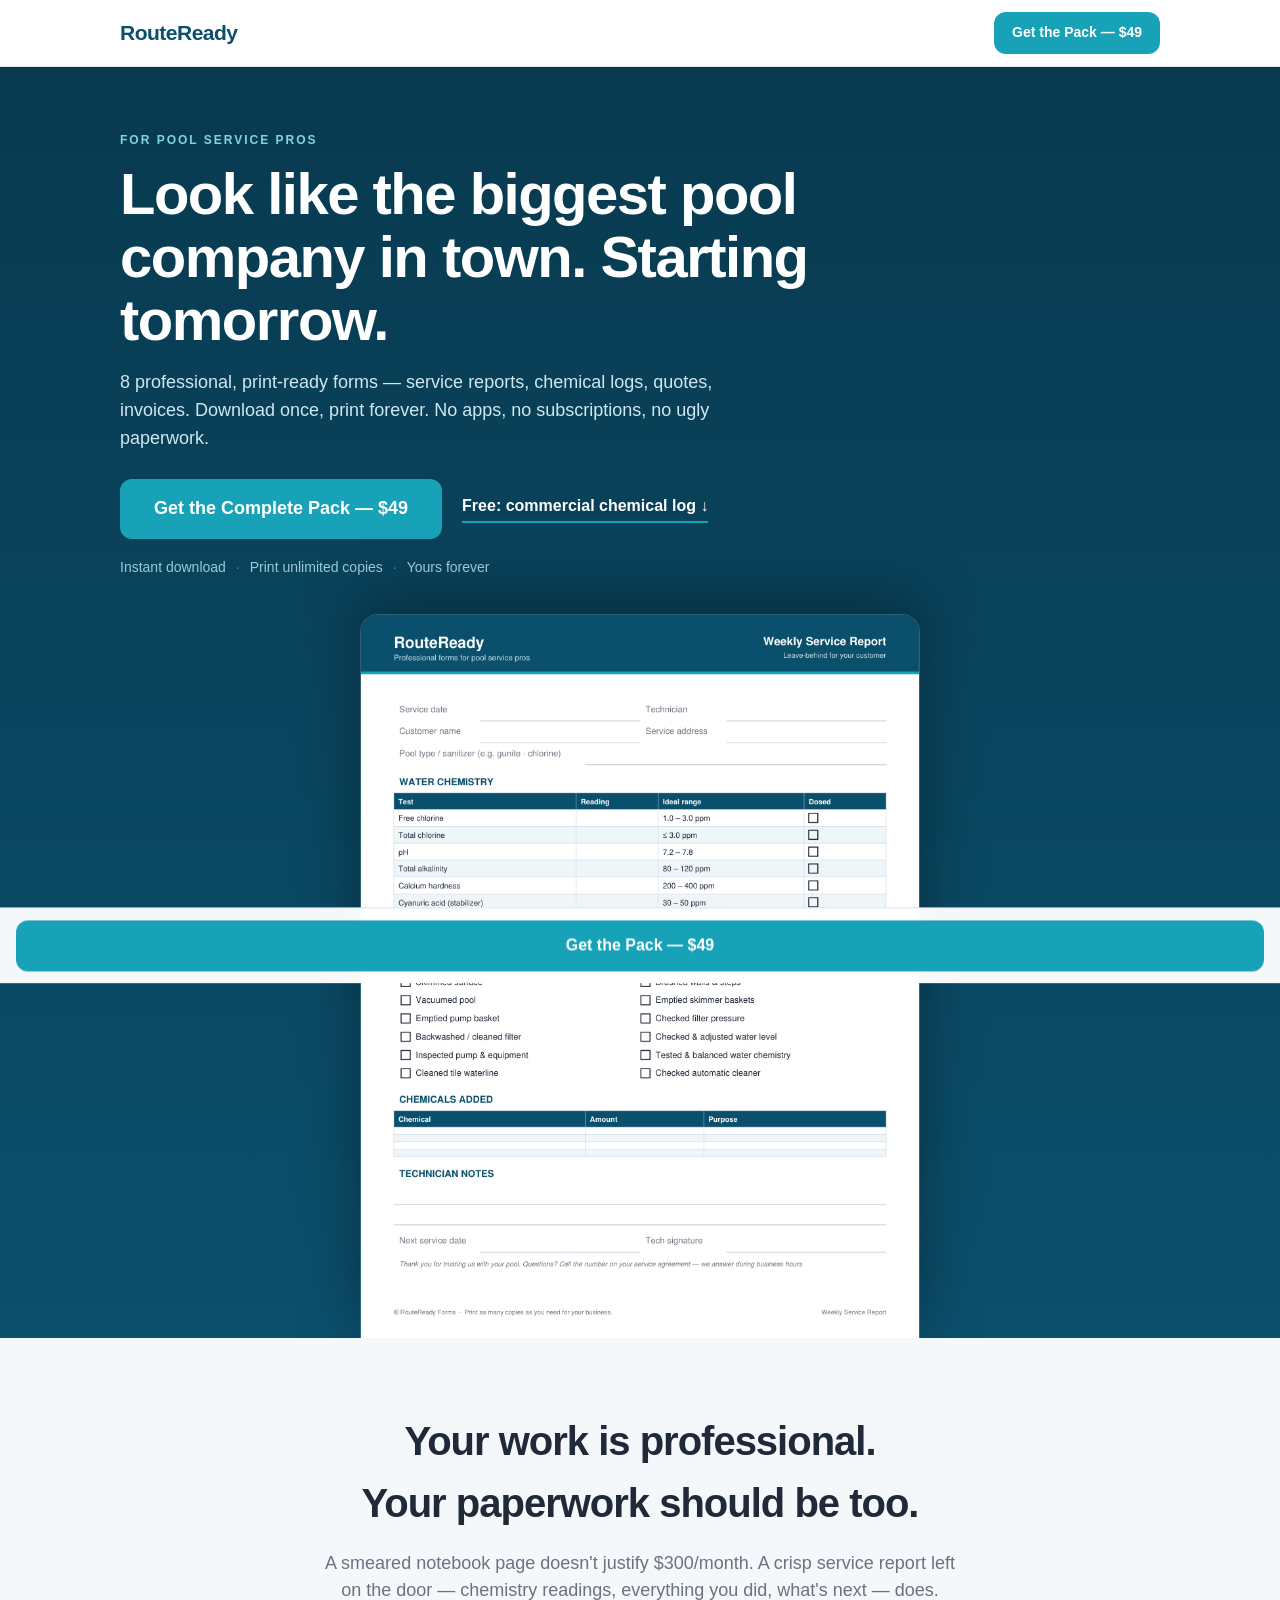
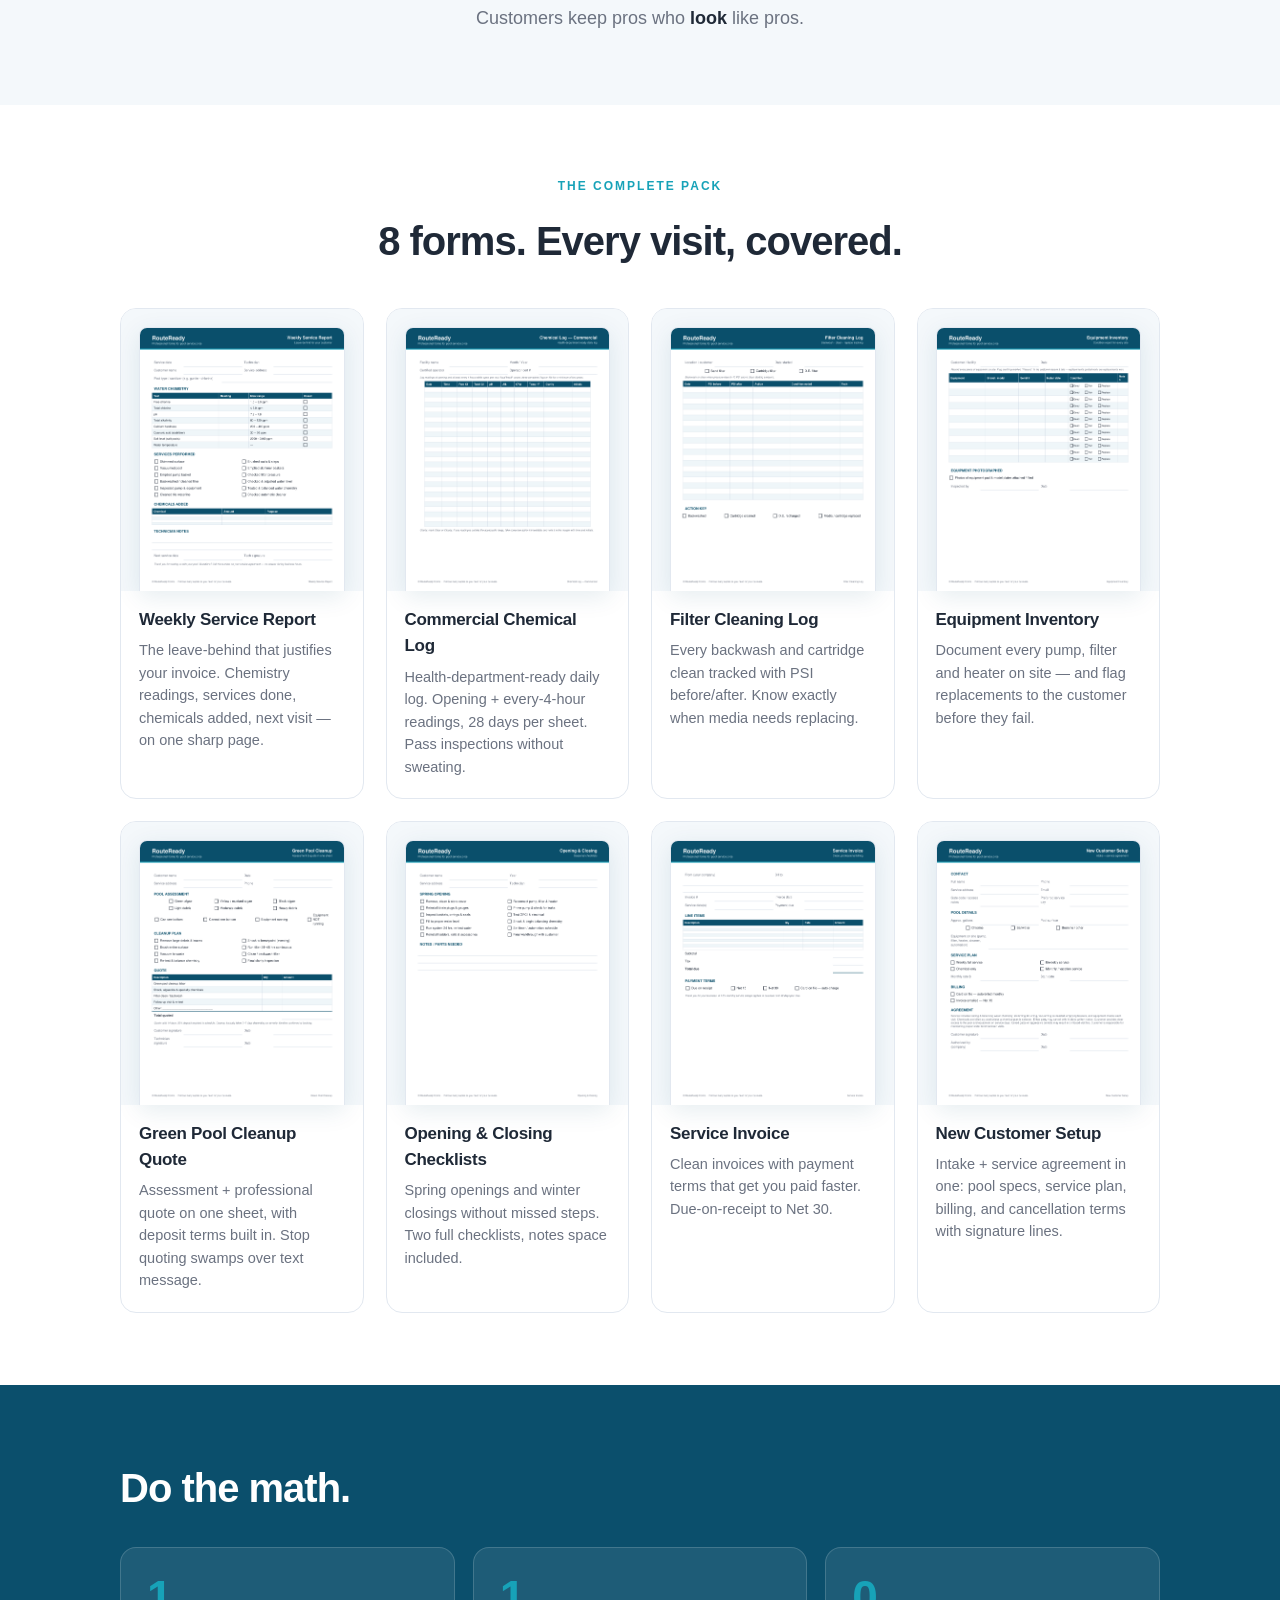
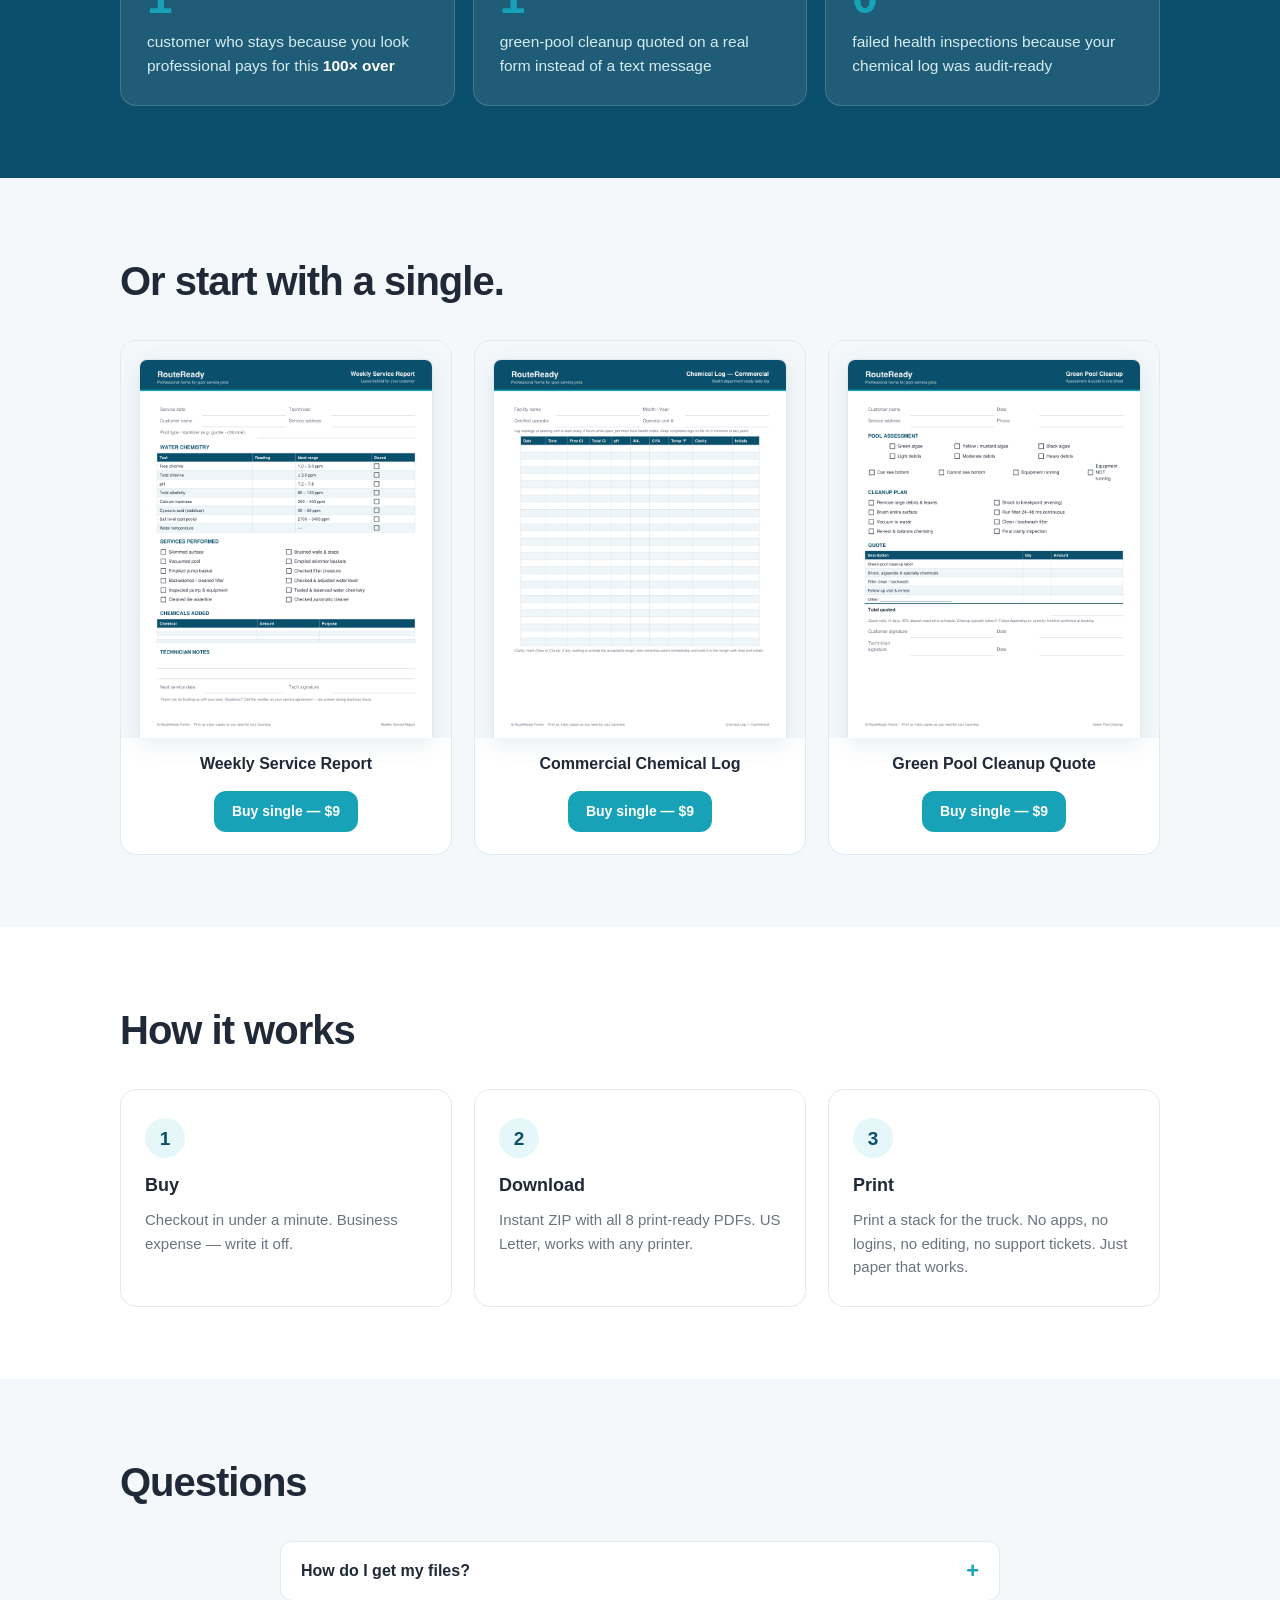
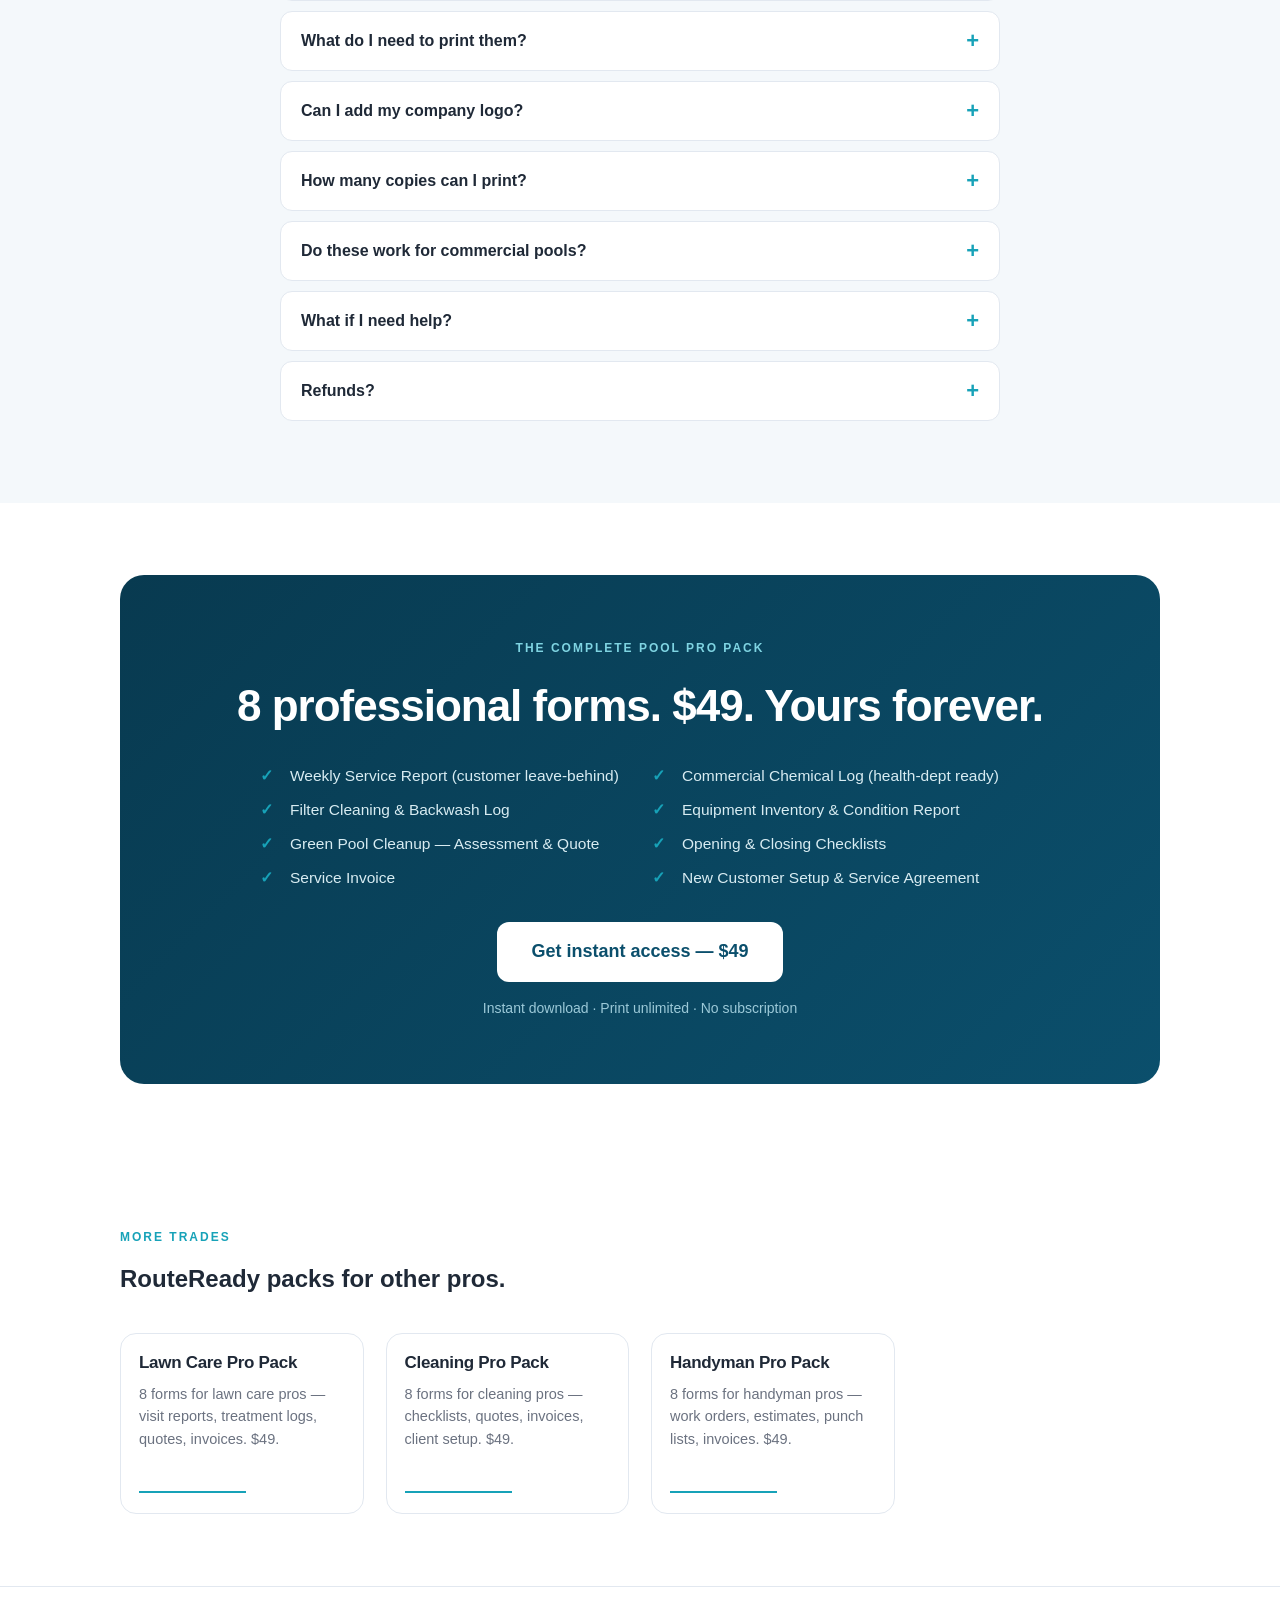
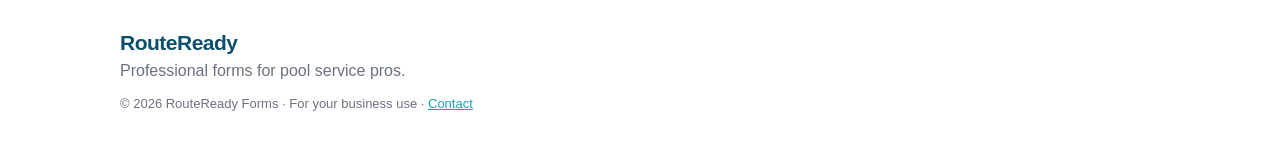
<file: index.html>
<!DOCTYPE html>
<html lang="en">
<head>
<meta charset="UTF-8">
<meta name="viewport" content="width=device-width, initial-scale=1.0, viewport-fit=cover">
<title>Pool Service Forms — The Complete Pool Pro Pack | RouteReady</title>
<meta name="description" content="8 professional, print-ready pool service forms: service reports, commercial chemical logs, filter logs, quotes, invoices. Download once, print forever.">
<meta property="og:title" content="RouteReady — The Complete Pool Pro Pack">
<meta property="og:description" content="8 professional, print-ready pool service forms. Download once, print forever. $49.">
<meta property="og:type" content="website">
<meta property="og:url" content="https://etsyprojects123.github.io/routeready/">
<meta property="og:image" content="https://etsyprojects123.github.io/routeready/images/weekly-service-report.png">
<script type="application/ld+json">
{"@context":"https://schema.org","@type":"Product","name":"The Complete Pool Pro Pack","brand":{"@type":"Brand","name":"RouteReady"},"description":"8 professional, print-ready pool service forms: service reports, chemical logs, filter logs, quotes, invoices.","offers":{"@type":"Offer","price":"49","priceCurrency":"USD","availability":"https://schema.org/InStock","url":"https://craftopia001.gumroad.com/l/pool-pro-pack"}}
</script>
<link rel="stylesheet" href="styles.css?v=1">
</head>
<body>

<header class="nav">
  <div class="wrap nav-in">
    <div class="logo">RouteReady</div>
    <a class="btn btn-sm" href="#buy" data-checkout="bundle">Get the Pack — $49</a>
  </div>
</header>

<section class="hero">
  <div class="wrap">
    <p class="eyebrow">For pool service pros</p>
    <h1>Look like the biggest pool company in town. Starting tomorrow.</h1>
    <p class="lede">8 professional, print-ready forms — service reports, chemical logs, quotes, invoices. Download once, print forever. No apps, no subscriptions, no ugly paperwork.</p>
    <div class="cta-row">
      <a class="btn btn-lg" href="#buy" data-checkout="bundle">Get the Complete Pack — $49</a>
      <a class="link-more" href="files/commercial-chemical-log.pdf" download>Free: commercial chemical log ↓</a>
    </div>
    <div class="trust">
      <span>Instant download</span><i>·</i>
      <span>Print unlimited copies</span><i>·</i>
      <span>Yours forever</span>
    </div>
    <div class="hero-shot">
      <img src="images/weekly-service-report.png" alt="RouteReady Weekly Service Report — professional pool service form">
    </div>
  </div>
</section>

<section class="problem">
  <div class="wrap">
    <h2>Your work is professional.<br>Your paperwork should be too.</h2>
    <p>A smeared notebook page doesn't justify $300/month. A crisp service report left on the door — chemistry readings, everything you did, what's next — does. Customers keep pros who <em>look</em> like pros.</p>
  </div>
</section>

<section class="inside" id="inside">
  <div class="wrap">
    <p class="eyebrow">The complete pack</p>
    <h2>8 forms. Every visit, covered.</h2>
    <div class="grid" id="product-grid"><!-- built by JS --></div>
  </div>
</section>

<section class="math">
  <div class="wrap">
    <h2>Do the math.</h2>
    <div class="math-cards">
      <div class="math-card"><b>1</b><span>customer who stays because you look professional pays for this <strong>100× over</strong></span></div>
      <div class="math-card"><b>1</b><span>green-pool cleanup quoted on a real form instead of a text message</span></div>
      <div class="math-card"><b>0</b><span>failed health inspections because your chemical log was audit-ready</span></div>
    </div>
  </div>
</section>

<section class="singles">
  <div class="wrap">
    <h2>Or start with a single.</h2>
    <div class="single-row" id="single-row"><!-- built by JS --></div>
  </div>
</section>

<section class="how">
  <div class="wrap">
    <h2>How it works</h2>
    <div class="steps">
      <div class="step"><b>1</b><h3>Buy</h3><p>Checkout in under a minute. Business expense — write it off.</p></div>
      <div class="step"><b>2</b><h3>Download</h3><p>Instant ZIP with all 8 print-ready PDFs. US Letter, works with any printer.</p></div>
      <div class="step"><b>3</b><h3>Print</h3><p>Print a stack for the truck. No apps, no logins, no editing, no support tickets. Just paper that works.</p></div>
    </div>
  </div>
</section>

<section class="faq">
  <div class="wrap">
    <h2>Questions</h2>
    <div id="faq-list"><!-- built by JS --></div>
  </div>
</section>

<section class="buy" id="buy">
  <div class="wrap">
    <div class="buy-box">
      <p class="eyebrow light">The complete pool pro pack</p>
      <h2>8 professional forms. $49. Yours forever.</h2>
      <ul class="buy-list">
        <li>Weekly Service Report (customer leave-behind)</li>
        <li>Commercial Chemical Log (health-dept ready)</li>
        <li>Filter Cleaning &amp; Backwash Log</li>
        <li>Equipment Inventory &amp; Condition Report</li>
        <li>Green Pool Cleanup — Assessment &amp; Quote</li>
        <li>Opening &amp; Closing Checklists</li>
        <li>Service Invoice</li>
        <li>New Customer Setup &amp; Service Agreement</li>
      </ul>
      <a class="btn btn-lg btn-light" href="#" data-checkout="bundle">Get instant access — $49</a>
      <p class="fine">Instant download · Print unlimited · No subscription</p>
    </div>
  </div>
</section>

<section class="packs">
  <div class="wrap">
    <p class="eyebrow">More trades</p>
    <h2>RouteReady packs for other pros.</h2>
    <div class="grid">
      <div class="card"><h3>Lawn Care Pro Pack</h3><p>8 forms for lawn care pros — visit reports, treatment logs, quotes, invoices. $49.</p><p><a class="link-more" href="lawn-care.html">See the pack →</a></p></div>
      <div class="card"><h3>Cleaning Pro Pack</h3><p>8 forms for cleaning pros — checklists, quotes, invoices, client setup. $49.</p><p><a class="link-more" href="cleaning.html">See the pack →</a></p></div>
      <div class="card"><h3>Handyman Pro Pack</h3><p>8 forms for handyman pros — work orders, estimates, punch lists, invoices. $49.</p><p><a class="link-more" href="handyman.html">See the pack →</a></p></div>
    </div>
  </div>
</section>

<footer>
  <div class="wrap">
    <div class="logo">RouteReady</div>
    <p>Professional forms for pool service pros.</p>
    <p class="fine">© 2026 RouteReady Forms · For your business use · <a href="mailto:hello@routeready.example">Contact</a></p>
  </div>
</footer>

<div class="sticky-buy" id="sticky-buy">
  <a class="btn" href="#buy" data-checkout="bundle">Get the Pack — $49</a>
</div>

<script>
/* Checkout links: paste Gumroad / Stripe payment links here when ready. */
const CHECKOUT = {
  bundle: 'https://craftopia001.gumroad.com/l/pool-pro-pack',
  'single-report': '#buy',
  'single-log': '#buy',
  'single-quote': '#buy'
};

const PRODUCTS = [
  {img:'weekly-service-report.png', name:'Weekly Service Report', desc:'The leave-behind that justifies your invoice. Chemistry readings, services done, chemicals added, next visit — on one sharp page.'},
  {img:'commercial-chemical-log.png', name:'Commercial Chemical Log', desc:'Health-department-ready daily log. Opening + every-4-hour readings, 28 days per sheet. Pass inspections without sweating.'},
  {img:'filter-cleaning-log.png', name:'Filter Cleaning Log', desc:'Every backwash and cartridge clean tracked with PSI before/after. Know exactly when media needs replacing.'},
  {img:'equipment-inventory.png', name:'Equipment Inventory', desc:'Document every pump, filter and heater on site — and flag replacements to the customer before they fail.'},
  {img:'green-pool-cleanup-quote.png', name:'Green Pool Cleanup Quote', desc:'Assessment + professional quote on one sheet, with deposit terms built in. Stop quoting swamps over text message.'},
  {img:'opening-closing-checklists.png', name:'Opening & Closing Checklists', desc:'Spring openings and winter closings without missed steps. Two full checklists, notes space included.'},
  {img:'service-invoice.png', name:'Service Invoice', desc:'Clean invoices with payment terms that get you paid faster. Due-on-receipt to Net 30.'},
  {img:'new-customer-setup.png', name:'New Customer Setup', desc:'Intake + service agreement in one: pool specs, service plan, billing, and cancellation terms with signature lines.'}
];

const SINGLES = [
  {id:'single-report', img:'weekly-service-report.png', name:'Weekly Service Report', price:9},
  {id:'single-log', img:'commercial-chemical-log.png', name:'Commercial Chemical Log', price:9},
  {id:'single-quote', img:'green-pool-cleanup-quote.png', name:'Green Pool Cleanup Quote', price:9}
];

const FAQS = [
  ['How do I get my files?','Instantly. After checkout you get a download link for a ZIP with all 8 PDFs. No waiting, no shipping.'],
  ['What do I need to print them?','Any printer. They\u2019re standard US Letter PDFs — home printer, office printer, or print shop.'],
  ['Can I add my company logo?','The forms are clean flat PDFs with space for your company info. Write it in, stamp it, or have a print shop add your logo to the master before you copy it.'],
  ['How many copies can I print?','Unlimited. Buy once, print forever for your own business.'],
  ['Do these work for commercial pools?','Yes — the chemical log is built for health-department recordkeeping. Always follow your local code\u2019s specific requirements.'],
  ['What if I need help?','You won\u2019t. There\u2019s nothing to install, configure, or edit — just print. If a file itself is ever broken, we\u2019ll replace it.'],
  ['Refunds?','Digital downloads are final sale once downloaded — standard for digital products.']
];

const grid = document.getElementById('product-grid');
PRODUCTS.forEach(p => {
  const d = document.createElement('div');
  d.className = 'card';
  d.innerHTML = `<div class="thumb"><img loading="lazy" src="images/${p.img}" alt="${p.name}"></div><h3>${p.name}</h3><p>${p.desc}</p>`;
  grid.appendChild(d);
});

const srow = document.getElementById('single-row');
SINGLES.forEach(p => {
  const d = document.createElement('div');
  d.className = 'single-card';
  d.innerHTML = `<div class="thumb"><img loading="lazy" src="images/${p.img}" alt="${p.name}"></div><h3>${p.name}</h3><a class="btn btn-sm" href="#" data-checkout="${p.id}">Buy single — $${p.price}</a>`;
  srow.appendChild(d);
});

const fl = document.getElementById('faq-list');
FAQS.forEach(([q, a]) => {
  const d = document.createElement('div');
  d.className = 'faq-item';
  d.innerHTML = `<button class="faq-q">${q}<span>+</span></button><div class="faq-a"><p>${a}</p></div>`;
  d.querySelector('.faq-q').onclick = () => d.classList.toggle('open');
  fl.appendChild(d);
});

document.querySelectorAll('[data-checkout]').forEach(el => {
  const key = el.getAttribute('data-checkout');
  const url = CHECKOUT[key] || '#';
  if (url !== '#buy' && url !== '#') {
    el.setAttribute('href', url);
    el.setAttribute('target', '_blank');
    el.setAttribute('rel', 'noopener');
  }
  el.addEventListener('click', e => {
    if (url === '#') { e.preventDefault(); document.getElementById('buy').scrollIntoView({behavior:'smooth'}); }
  });
});

const sticky = document.getElementById('sticky-buy');
const buySec = document.getElementById('buy');
new IntersectionObserver(en => {
  sticky.classList.toggle('show', !en[0].isIntersecting && window.scrollY > 600);
}).observe(buySec);
</script>
</body>
</html>
</file>
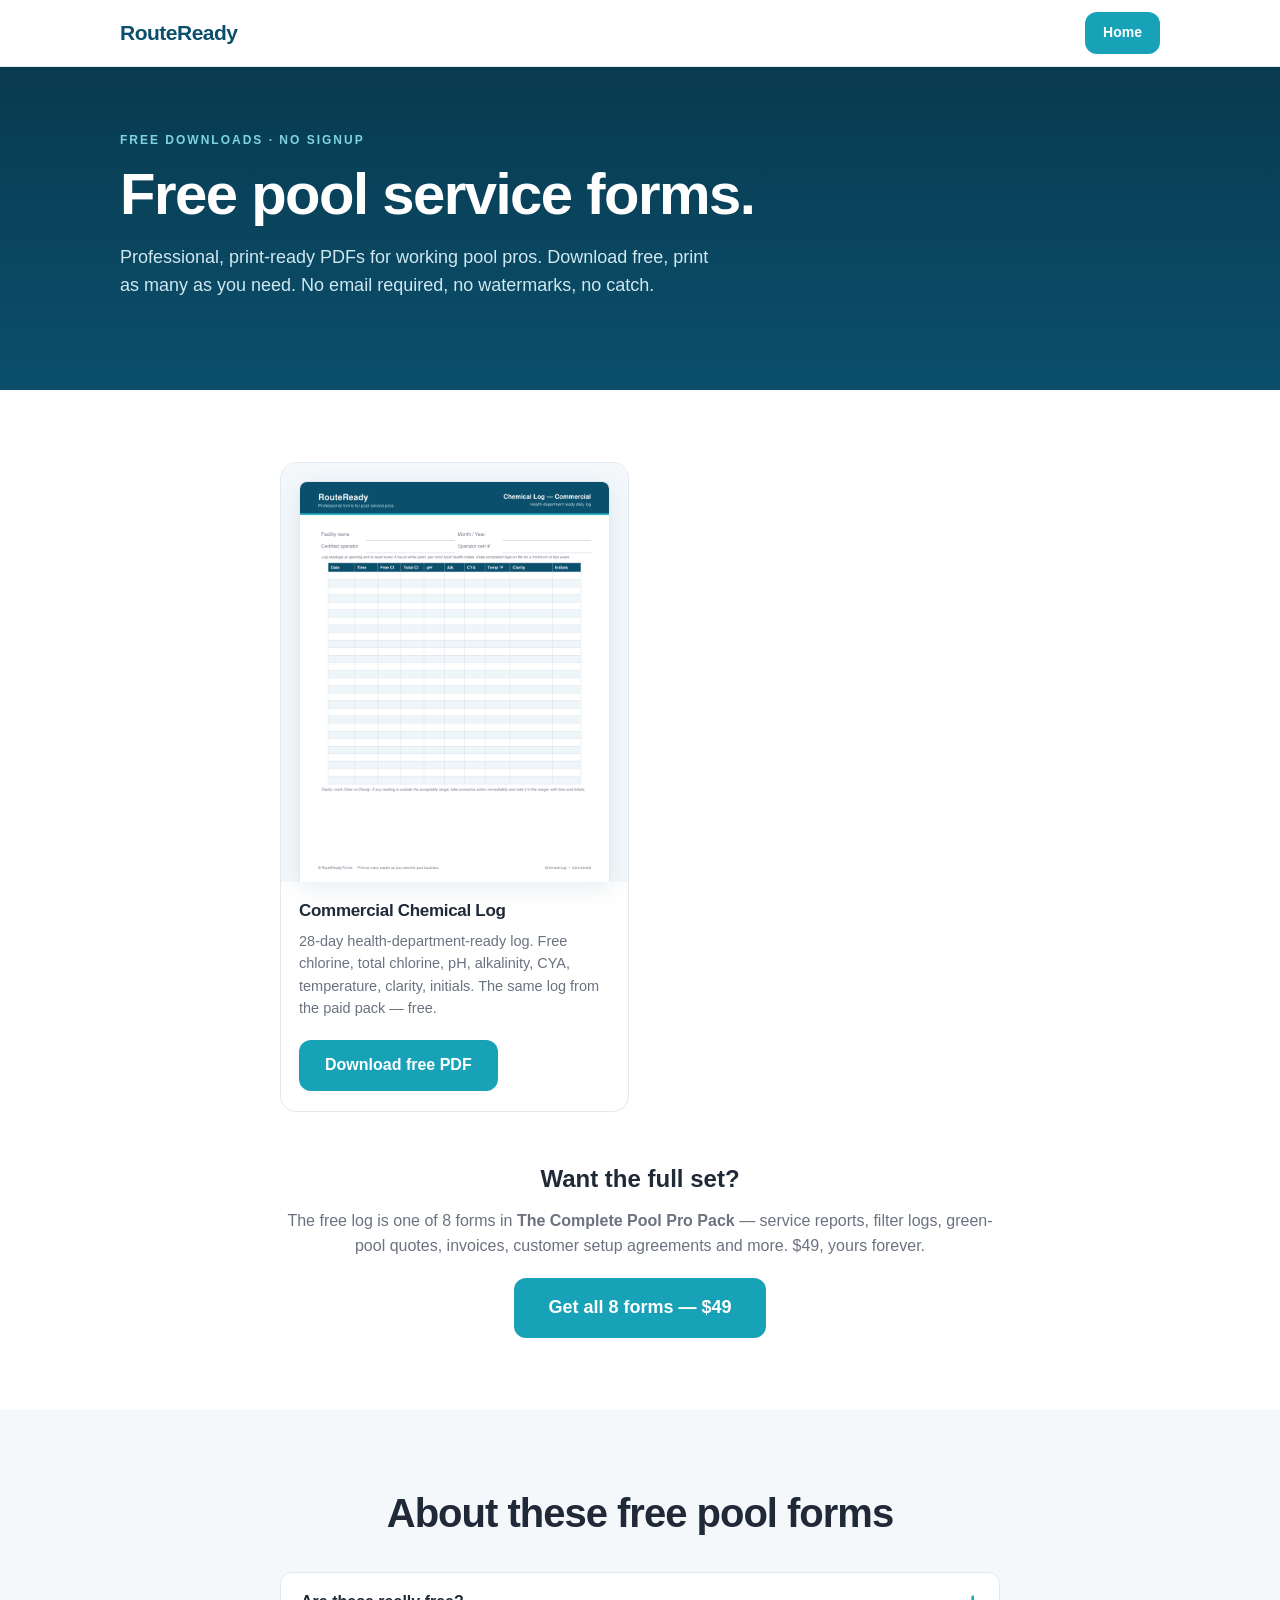
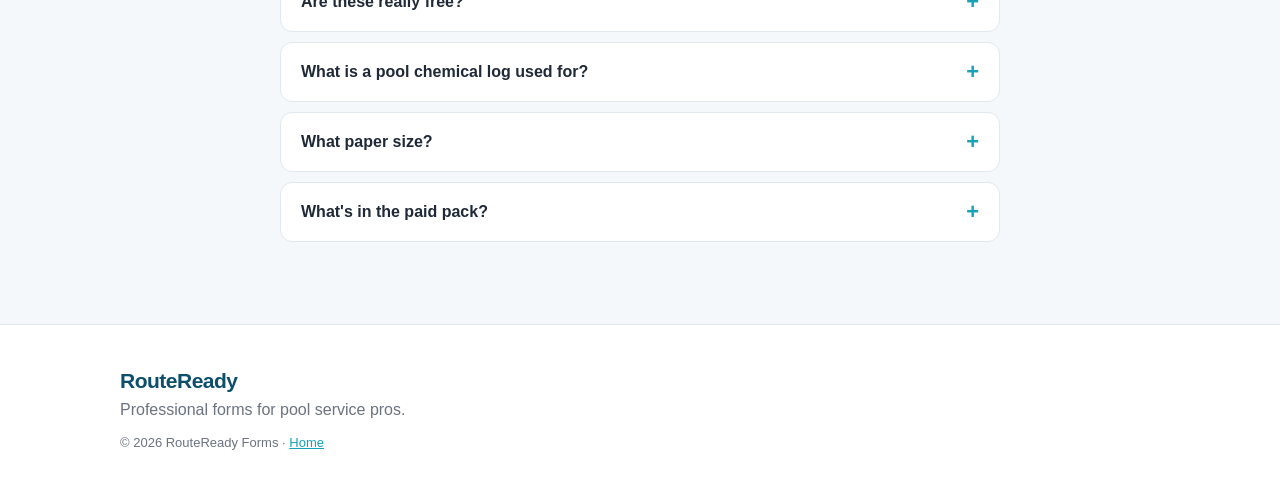
<file: free-pool-service-forms.html>
<!DOCTYPE html>
<html lang="en">
<head>
<meta charset="UTF-8">
<meta name="viewport" content="width=device-width, initial-scale=1.0, viewport-fit=cover">
<title>Free Pool Service Forms — Chemical Log, Service Report PDFs | RouteReady</title>
<meta name="description" content="Free printable pool service forms: commercial chemical log, weekly service report. PDF downloads, no signup. Plus the complete 8-form Pool Pro Pack.">
<link rel="stylesheet" href="styles.css?v=1">
</head>
<body>

<header class="nav">
  <div class="wrap nav-in">
    <div class="logo">RouteReady</div>
    <a class="btn btn-sm" href="index.html">Home</a>
  </div>
</header>

<section class="hero" style="padding-bottom:64px">
  <div class="wrap">
    <p class="eyebrow">Free downloads · no signup</p>
    <h1>Free pool service forms.</h1>
    <p class="lede">Professional, print-ready PDFs for working pool pros. Download free, print as many as you need. No email required, no watermarks, no catch.</p>
  </div>
</section>

<section>
  <div class="wrap">
    <div class="grid" style="max-width:720px;margin:0 auto">
      <div class="card">
        <div class="thumb"><img src="images/commercial-chemical-log.png" alt="Free printable commercial pool chemical log"></div>
        <h3>Commercial Chemical Log</h3>
        <p>28-day health-department-ready log. Free chlorine, total chlorine, pH, alkalinity, CYA, temperature, clarity, initials. The same log from the paid pack — free.</p>
        <div style="padding:0 18px 20px"><a class="btn" href="files/commercial-chemical-log.pdf" download>Download free PDF</a></div>
      </div>
    </div>

    <div style="max-width:720px;margin:48px auto 0;text-align:center">
      <h2>Want the full set?</h2>
      <p style="color:var(--muted);margin:12px 0 20px">The free log is one of 8 forms in <strong>The Complete Pool Pro Pack</strong> — service reports, filter logs, green-pool quotes, invoices, customer setup agreements and more. $49, yours forever.</p>
      <a class="btn btn-lg" href="https://craftopia001.gumroad.com/l/pool-pro-pack" target="_blank" rel="noopener">Get all 8 forms — $49</a>
    </div>
  </div>
</section>

<section class="faq">
  <div class="wrap">
    <h2 style="text-align:center">About these free pool forms</h2>
    <div id="faq-list" style="max-width:720px;margin:28px auto 0">
      <div class="faq-item"><button class="faq-q">Are these really free?<span>+</span></button><div class="faq-a"><p>Yes. Download the PDF, print it, use it on your route. No signup, no email, no watermark.</p></div></div>
      <div class="faq-item"><button class="faq-q">What is a pool chemical log used for?<span>+</span></button><div class="faq-a"><p>Pool techs record sanitizer and pH readings every visit. Commercial pools are required by most health departments to keep daily chemical logs on file — this one is formatted for exactly that.</p></div></div>
      <div class="faq-item"><button class="faq-q">What paper size?<span>+</span></button><div class="faq-a"><p>US Letter (8.5 × 11). Prints on any home, office, or shop printer.</p></div></div>
      <div class="faq-item"><button class="faq-q">What's in the paid pack?<span>+</span></button><div class="faq-a"><p>8 professional forms: weekly service report, commercial chemical log, filter cleaning log, equipment inventory, green pool cleanup quote, opening &amp; closing checklists, service invoice, and new customer setup agreement.</p></div></div>
    </div>
  </div>
</section>

<footer>
  <div class="wrap">
    <div class="logo">RouteReady</div>
    <p>Professional forms for pool service pros.</p>
    <p class="fine">© 2026 RouteReady Forms · <a href="index.html">Home</a></p>
  </div>
</footer>

<script>
document.querySelectorAll('.faq-q').forEach(b => b.onclick = () => b.parentElement.classList.toggle('open'));
</script>
</body>
</html>
</file>
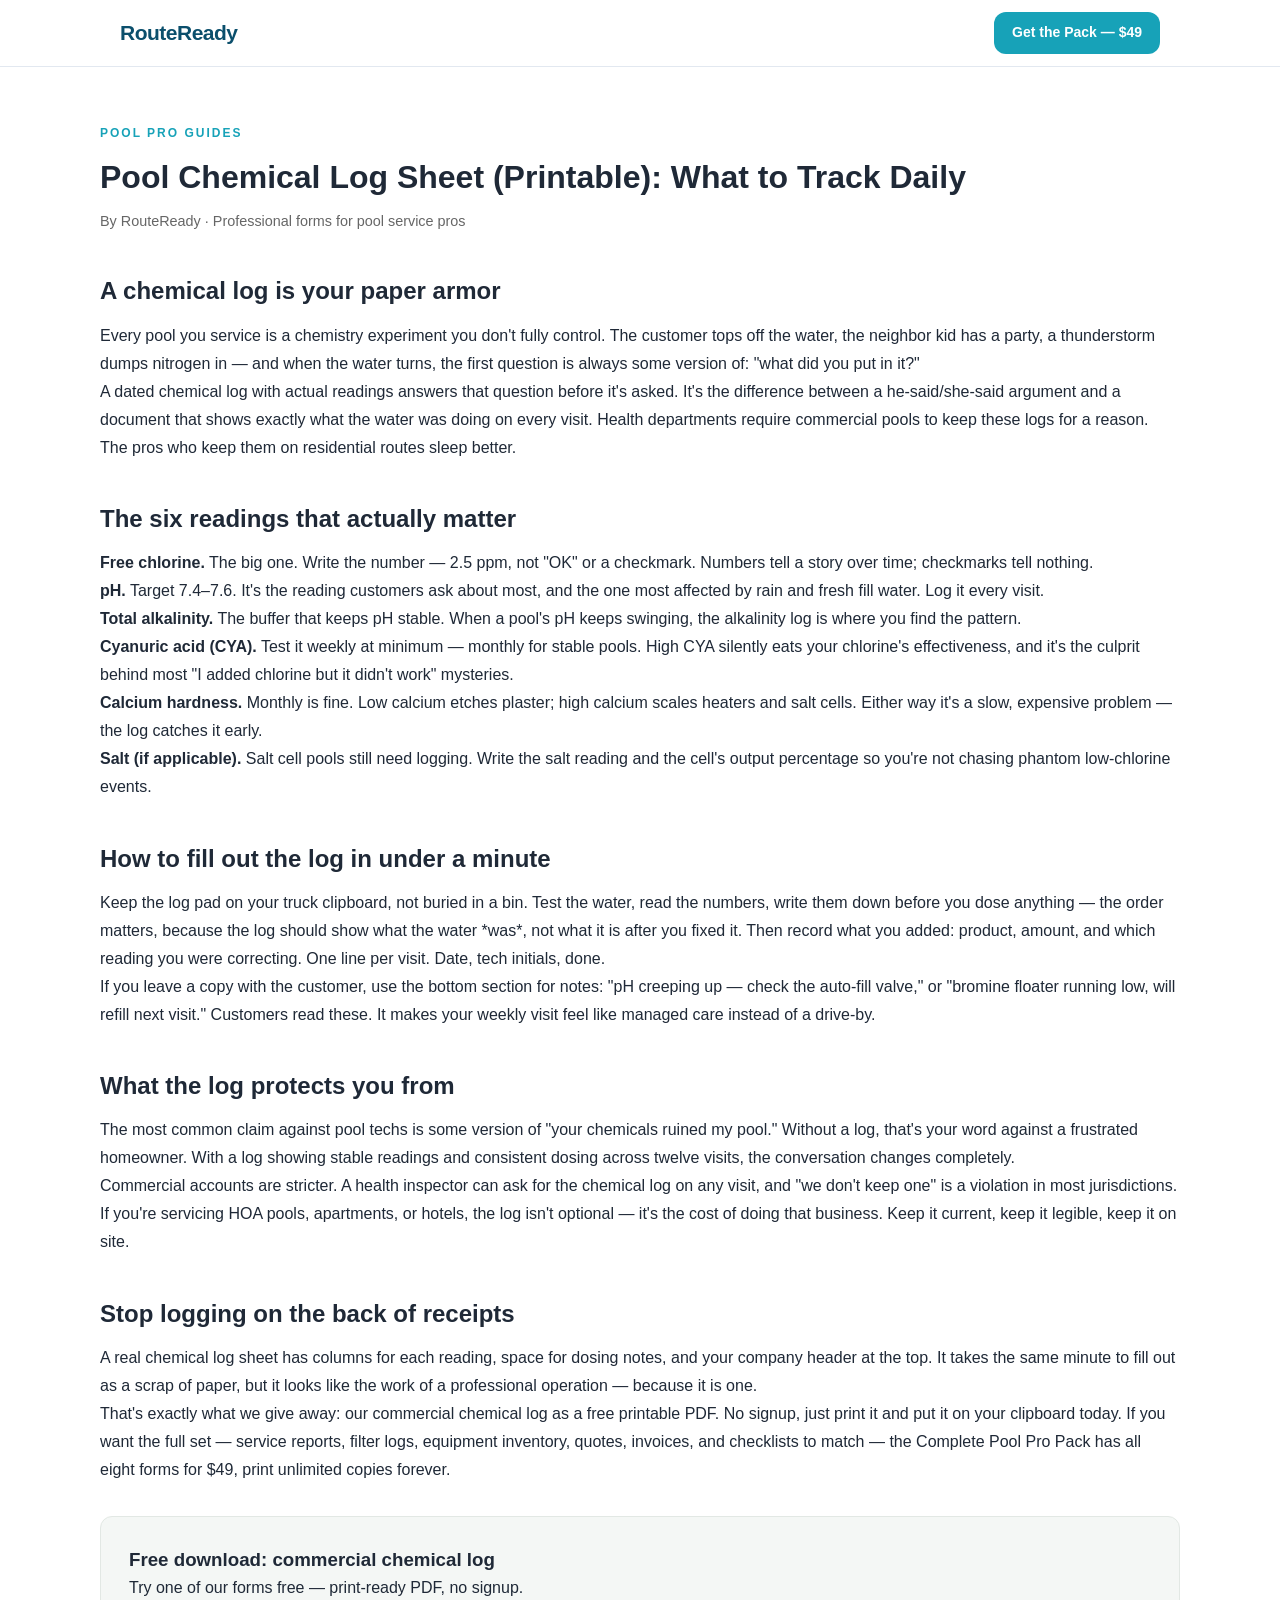
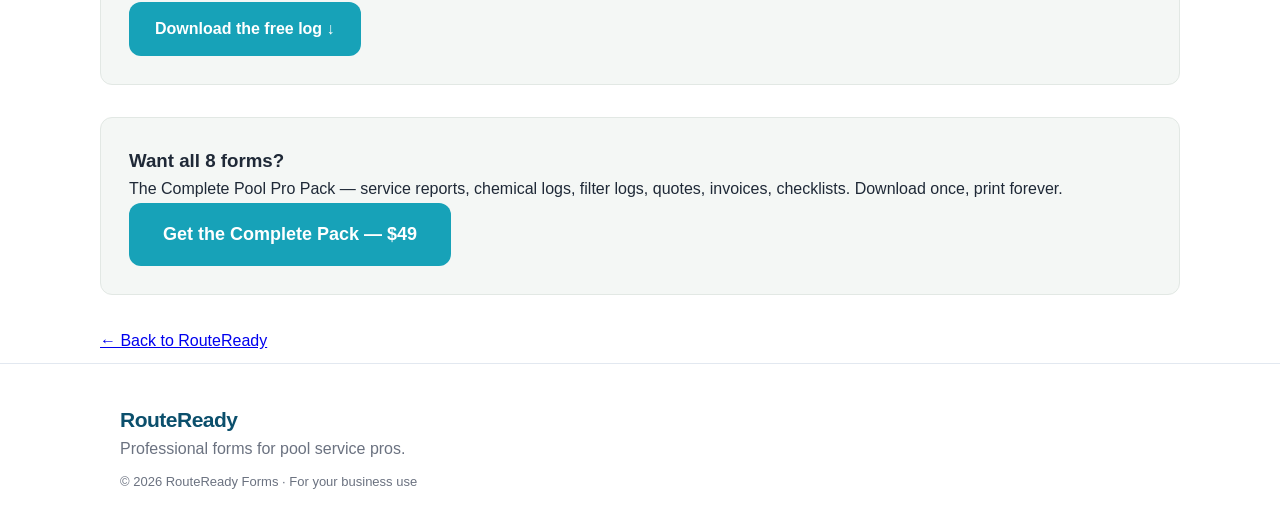
<file: articles/pool-chemical-log-sheet-printable.html>
<!DOCTYPE html>
<html lang="en">
<head>
<meta charset="UTF-8">
<meta name="viewport" content="width=device-width, initial-scale=1.0, viewport-fit=cover">
<title>Pool Chemical Log Sheet (Printable): What to Track Daily | RouteReady</title>
<meta name="description" content="A printable pool chemical log sheet guide for service pros — which readings to record every visit, how to fill it out in 60 seconds, and why it protects your business.">
<link rel="canonical" href="https://etsyprojects123.github.io/routeready/articles/pool-chemical-log-sheet-printable.html">
<meta property="og:title" content="Pool Chemical Log Sheet (Printable): What to Track Daily">
<meta property="og:description" content="A printable pool chemical log sheet guide for service pros — which readings to record every visit, how to fill it out in 60 seconds, and why it protects your business.">
<meta property="og:type" content="article">
<meta property="og:url" content="https://etsyprojects123.github.io/routeready/articles/pool-chemical-log-sheet-printable.html">
<script type="application/ld+json">
{"@context":"https://schema.org","@type":"Article","headline":'Pool Chemical Log Sheet (Printable): What to Track Daily',
"description":'A printable pool chemical log sheet guide for service pros — which readings to record every visit, how to fill it out in 60 seconds, and why it protects your business.',
"author":{"@type":"Brand","name":"RouteReady"}}
</script>
<link rel="stylesheet" href="../styles.css?v=1">
<style>
.article{padding:56px 0 8px}.article h1{font-size:2rem;line-height:1.2;margin:.4em 0}
.article h2{margin:1.6em 0 .5em}.article p,.article li{line-height:1.75}
.article ul{padding-left:1.3em}.article .meta{color:#666;font-size:.9rem}
.cta-box{background:#f4f7f5;border:1px solid #e2e8e4;border-radius:12px;padding:28px;margin:32px 0}
.cta-box h3{margin-top:0}
</style>
</head>
<body>
<header class="nav"><div class="wrap nav-in">
<div class="logo">RouteReady</div>
<a class="btn btn-sm" href="https://craftopia001.gumroad.com/l/pool-pro-pack" target="_blank" rel="noopener">Get the Pack — $49</a>
</div></header>

<main class="wrap article">
<p class="eyebrow">Pool pro guides</p>
<h1>Pool Chemical Log Sheet (Printable): What to Track Daily</h1>
<p class="meta">By RouteReady · Professional forms for pool service pros</p>
<h2>A chemical log is your paper armor</h2>
<p>Every pool you service is a chemistry experiment you don&#x27;t fully control. The customer tops off the water, the neighbor kid has a party, a thunderstorm dumps nitrogen in — and when the water turns, the first question is always some version of: &quot;what did you put in it?&quot;</p>
<p>A dated chemical log with actual readings answers that question before it&#x27;s asked. It&#x27;s the difference between a he-said/she-said argument and a document that shows exactly what the water was doing on every visit. Health departments require commercial pools to keep these logs for a reason. The pros who keep them on residential routes sleep better.</p>
<h2>The six readings that actually matter</h2>
<p><strong>Free chlorine.</strong> The big one. Write the number — 2.5 ppm, not &quot;OK&quot; or a checkmark. Numbers tell a story over time; checkmarks tell nothing.</p>
<p><strong>pH.</strong> Target 7.4–7.6. It&#x27;s the reading customers ask about most, and the one most affected by rain and fresh fill water. Log it every visit.</p>
<p><strong>Total alkalinity.</strong> The buffer that keeps pH stable. When a pool&#x27;s pH keeps swinging, the alkalinity log is where you find the pattern.</p>
<p><strong>Cyanuric acid (CYA).</strong> Test it weekly at minimum — monthly for stable pools. High CYA silently eats your chlorine&#x27;s effectiveness, and it&#x27;s the culprit behind most &quot;I added chlorine but it didn&#x27;t work&quot; mysteries.</p>
<p><strong>Calcium hardness.</strong> Monthly is fine. Low calcium etches plaster; high calcium scales heaters and salt cells. Either way it&#x27;s a slow, expensive problem — the log catches it early.</p>
<p><strong>Salt (if applicable).</strong> Salt cell pools still need logging. Write the salt reading and the cell&#x27;s output percentage so you&#x27;re not chasing phantom low-chlorine events.</p>
<h2>How to fill out the log in under a minute</h2>
<p>Keep the log pad on your truck clipboard, not buried in a bin. Test the water, read the numbers, write them down before you dose anything — the order matters, because the log should show what the water *was*, not what it is after you fixed it. Then record what you added: product, amount, and which reading you were correcting. One line per visit. Date, tech initials, done.</p>
<p>If you leave a copy with the customer, use the bottom section for notes: &quot;pH creeping up — check the auto-fill valve,&quot; or &quot;bromine floater running low, will refill next visit.&quot; Customers read these. It makes your weekly visit feel like managed care instead of a drive-by.</p>
<h2>What the log protects you from</h2>
<p>The most common claim against pool techs is some version of &quot;your chemicals ruined my pool.&quot; Without a log, that&#x27;s your word against a frustrated homeowner. With a log showing stable readings and consistent dosing across twelve visits, the conversation changes completely.</p>
<p>Commercial accounts are stricter. A health inspector can ask for the chemical log on any visit, and &quot;we don&#x27;t keep one&quot; is a violation in most jurisdictions. If you&#x27;re servicing HOA pools, apartments, or hotels, the log isn&#x27;t optional — it&#x27;s the cost of doing that business. Keep it current, keep it legible, keep it on site.</p>
<h2>Stop logging on the back of receipts</h2>
<p>A real chemical log sheet has columns for each reading, space for dosing notes, and your company header at the top. It takes the same minute to fill out as a scrap of paper, but it looks like the work of a professional operation — because it is one.</p>
<p>That&#x27;s exactly what we give away: our commercial chemical log as a free printable PDF. No signup, just print it and put it on your clipboard today. If you want the full set — service reports, filter logs, equipment inventory, quotes, invoices, and checklists to match — the Complete Pool Pro Pack has all eight forms for $49, print unlimited copies forever.</p>
<div class="cta-box">
<h3>Free download: commercial chemical log</h3>
<p>Try one of our forms free — print-ready PDF, no signup.</p>
<p><a class="btn" href="../files/commercial-chemical-log.pdf" download>Download the free log ↓</a></p>
</div>
<div class="cta-box">
<h3>Want all 8 forms?</h3>
<p>The Complete Pool Pro Pack — service reports, chemical logs, filter logs, quotes, invoices, checklists. Download once, print forever.</p>
<p><a class="btn btn-lg" href="https://craftopia001.gumroad.com/l/pool-pro-pack" target="_blank" rel="noopener">Get the Complete Pack — $49</a></p>
</div>
<p><a href="../">← Back to RouteReady</a></p>
</main>

<footer><div class="wrap">
<div class="logo">RouteReady</div>
<p>Professional forms for pool service pros.</p>
<p class="fine">© 2026 RouteReady Forms · For your business use</p>
</div></footer>
</body>
</html>
</file>
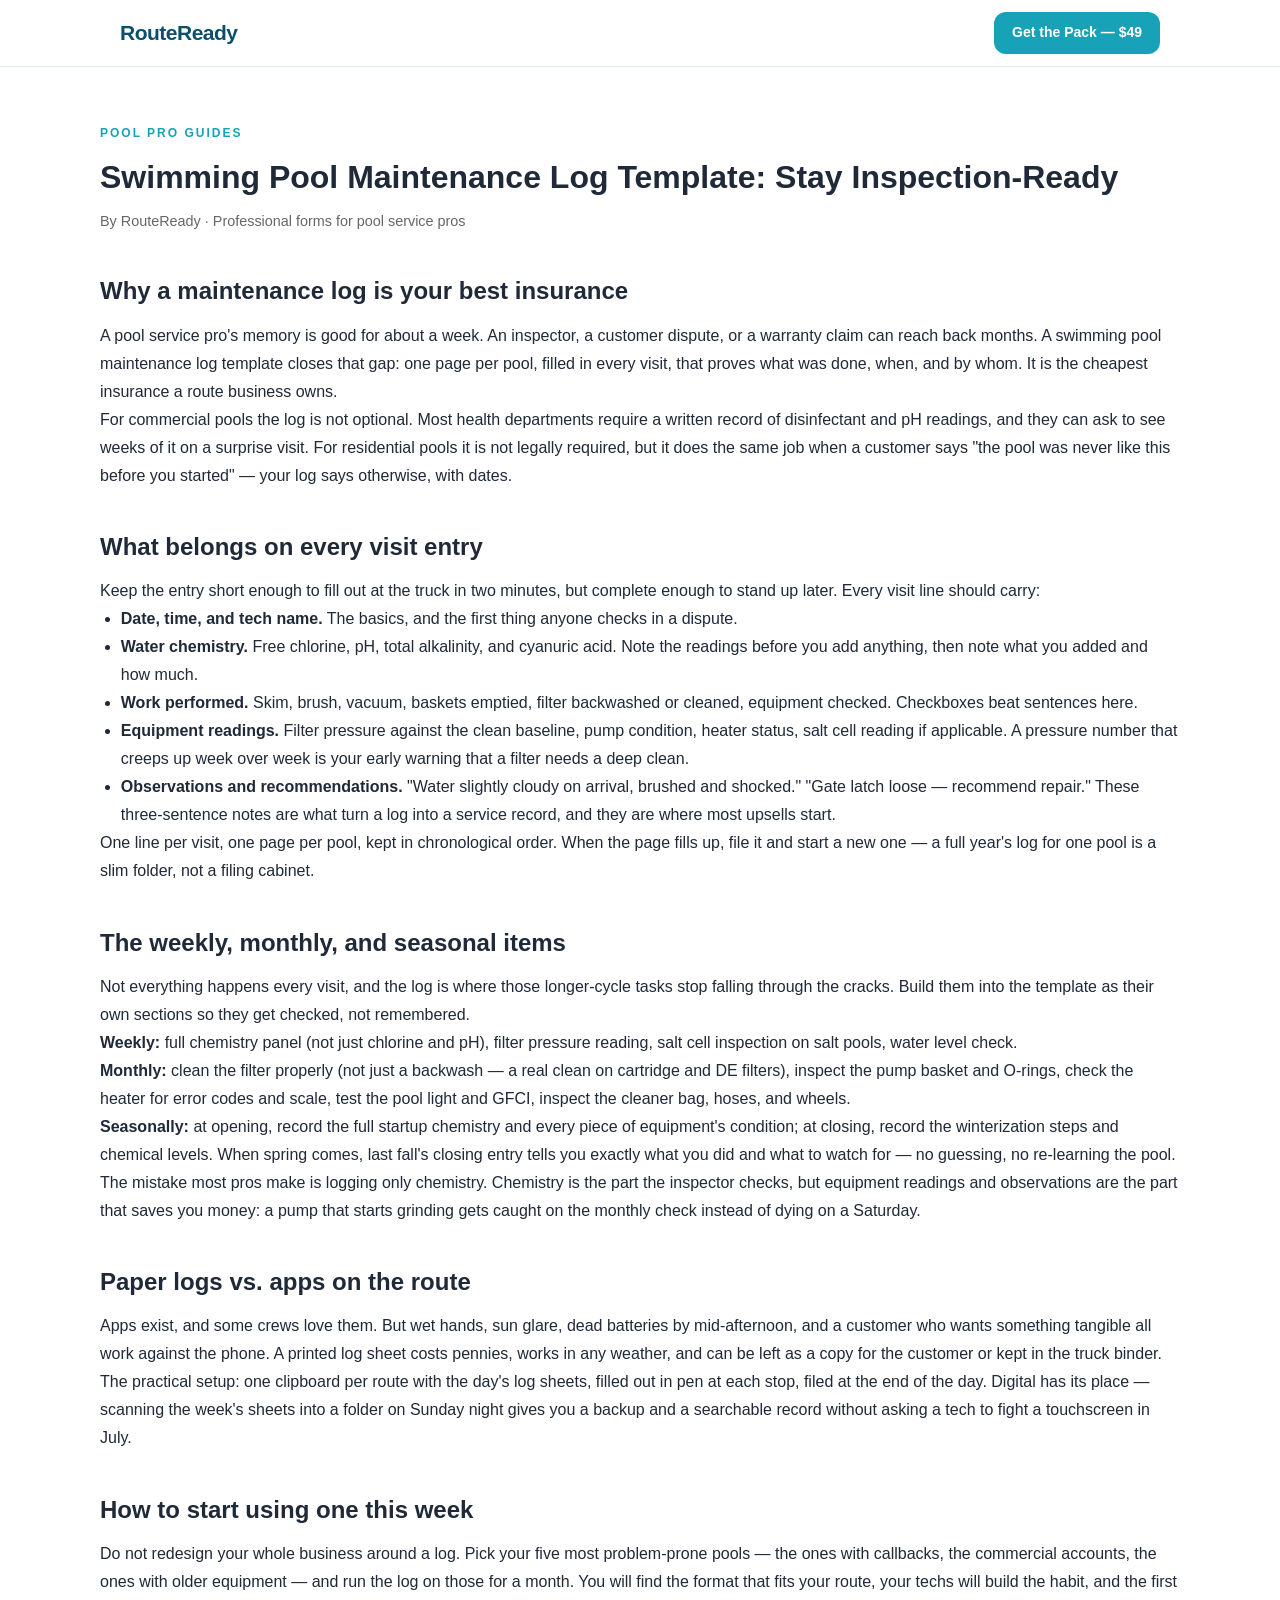
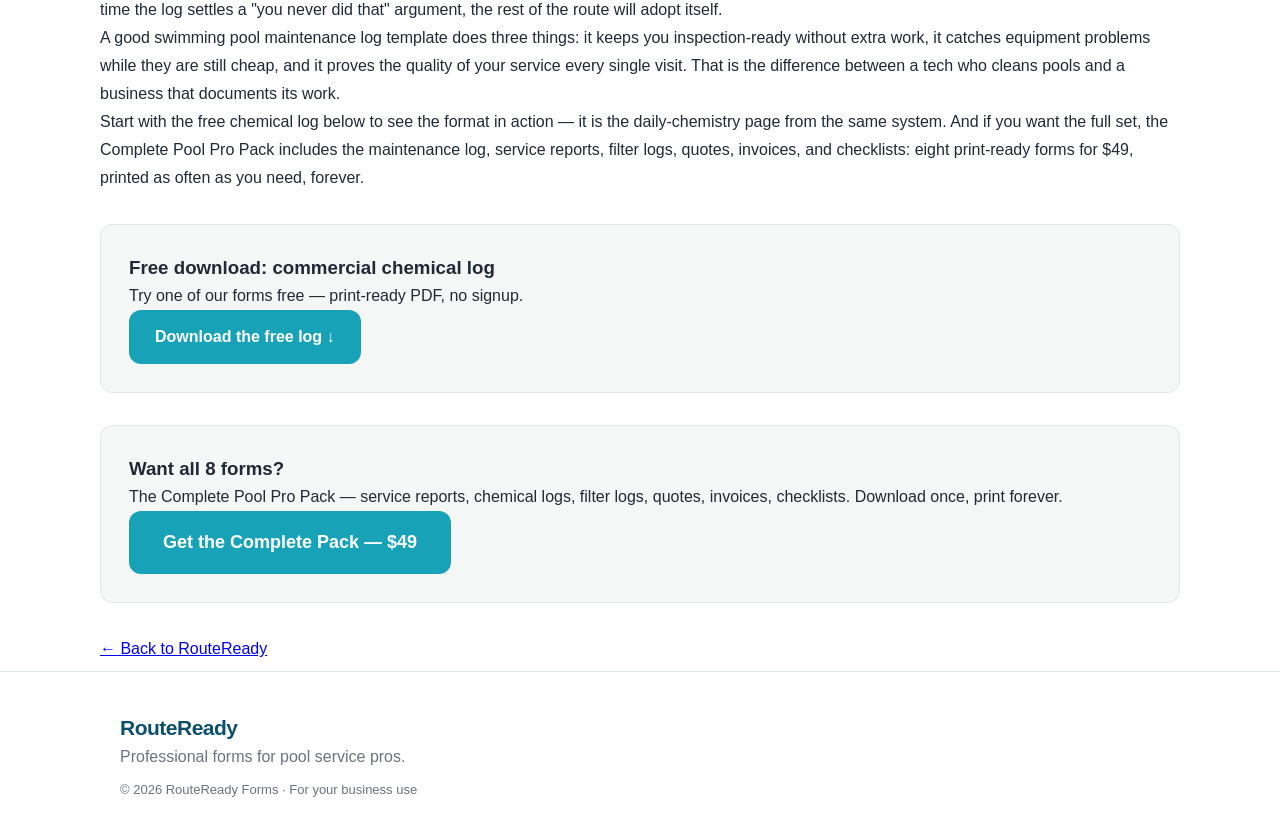
<file: articles/swimming-pool-maintenance-log-template.html>
<!DOCTYPE html>
<html lang="en">
<head>
<meta charset="UTF-8">
<meta name="viewport" content="width=device-width, initial-scale=1.0, viewport-fit=cover">
<title>Swimming Pool Maintenance Log Template: Stay Inspection-Ready | RouteReady</title>
<meta name="description" content="A swimming pool maintenance log template that keeps your route inspection-ready — what to record each visit, how often to log each item, and the mistakes that cost pros in disputes.">
<link rel="canonical" href="https://etsyprojects123.github.io/routeready/articles/swimming-pool-maintenance-log-template.html">
<meta property="og:title" content="Swimming Pool Maintenance Log Template: Stay Inspection-Ready">
<meta property="og:description" content="A swimming pool maintenance log template that keeps your route inspection-ready — what to record each visit, how often to log each item, and the mistakes that cost pros in disputes.">
<meta property="og:type" content="article">
<meta property="og:url" content="https://etsyprojects123.github.io/routeready/articles/swimming-pool-maintenance-log-template.html">
<script type="application/ld+json">
{"@context":"https://schema.org","@type":"Article","headline":'Swimming Pool Maintenance Log Template: Stay Inspection-Ready',
"description":'A swimming pool maintenance log template that keeps your route inspection-ready — what to record each visit, how often to log each item, and the mistakes that cost pros in disputes.',
"author":{"@type":"Brand","name":"RouteReady"}}
</script>
<link rel="stylesheet" href="../styles.css?v=1">
<style>
.article{padding:56px 0 8px}.article h1{font-size:2rem;line-height:1.2;margin:.4em 0}
.article h2{margin:1.6em 0 .5em}.article p,.article li{line-height:1.75}
.article ul{padding-left:1.3em}.article .meta{color:#666;font-size:.9rem}
.cta-box{background:#f4f7f5;border:1px solid #e2e8e4;border-radius:12px;padding:28px;margin:32px 0}
.cta-box h3{margin-top:0}
</style>
</head>
<body>
<header class="nav"><div class="wrap nav-in">
<div class="logo">RouteReady</div>
<a class="btn btn-sm" href="https://craftopia001.gumroad.com/l/pool-pro-pack" target="_blank" rel="noopener">Get the Pack — $49</a>
</div></header>

<main class="wrap article">
<p class="eyebrow">Pool pro guides</p>
<h1>Swimming Pool Maintenance Log Template: Stay Inspection-Ready</h1>
<p class="meta">By RouteReady · Professional forms for pool service pros</p>
<h2>Why a maintenance log is your best insurance</h2>
<p>A pool service pro&#x27;s memory is good for about a week. An inspector, a customer dispute, or a warranty claim can reach back months. A swimming pool maintenance log template closes that gap: one page per pool, filled in every visit, that proves what was done, when, and by whom. It is the cheapest insurance a route business owns.</p>
<p>For commercial pools the log is not optional. Most health departments require a written record of disinfectant and pH readings, and they can ask to see weeks of it on a surprise visit. For residential pools it is not legally required, but it does the same job when a customer says &quot;the pool was never like this before you started&quot; — your log says otherwise, with dates.</p>
<h2>What belongs on every visit entry</h2>
<p>Keep the entry short enough to fill out at the truck in two minutes, but complete enough to stand up later. Every visit line should carry:</p>
<ul><li><strong>Date, time, and tech name.</strong> The basics, and the first thing anyone checks in a dispute.</li><li><strong>Water chemistry.</strong> Free chlorine, pH, total alkalinity, and cyanuric acid. Note the readings before you add anything, then note what you added and how much.</li><li><strong>Work performed.</strong> Skim, brush, vacuum, baskets emptied, filter backwashed or cleaned, equipment checked. Checkboxes beat sentences here.</li><li><strong>Equipment readings.</strong> Filter pressure against the clean baseline, pump condition, heater status, salt cell reading if applicable. A pressure number that creeps up week over week is your early warning that a filter needs a deep clean.</li><li><strong>Observations and recommendations.</strong> &quot;Water slightly cloudy on arrival, brushed and shocked.&quot; &quot;Gate latch loose — recommend repair.&quot; These three-sentence notes are what turn a log into a service record, and they are where most upsells start.</li></ul>
<p>One line per visit, one page per pool, kept in chronological order. When the page fills up, file it and start a new one — a full year&#x27;s log for one pool is a slim folder, not a filing cabinet.</p>
<h2>The weekly, monthly, and seasonal items</h2>
<p>Not everything happens every visit, and the log is where those longer-cycle tasks stop falling through the cracks. Build them into the template as their own sections so they get checked, not remembered.</p>
<p><strong>Weekly:</strong> full chemistry panel (not just chlorine and pH), filter pressure reading, salt cell inspection on salt pools, water level check.</p>
<p><strong>Monthly:</strong> clean the filter properly (not just a backwash — a real clean on cartridge and DE filters), inspect the pump basket and O-rings, check the heater for error codes and scale, test the pool light and GFCI, inspect the cleaner bag, hoses, and wheels.</p>
<p><strong>Seasonally:</strong> at opening, record the full startup chemistry and every piece of equipment&#x27;s condition; at closing, record the winterization steps and chemical levels. When spring comes, last fall&#x27;s closing entry tells you exactly what you did and what to watch for — no guessing, no re-learning the pool.</p>
<p>The mistake most pros make is logging only chemistry. Chemistry is the part the inspector checks, but equipment readings and observations are the part that saves you money: a pump that starts grinding gets caught on the monthly check instead of dying on a Saturday.</p>
<h2>Paper logs vs. apps on the route</h2>
<p>Apps exist, and some crews love them. But wet hands, sun glare, dead batteries by mid-afternoon, and a customer who wants something tangible all work against the phone. A printed log sheet costs pennies, works in any weather, and can be left as a copy for the customer or kept in the truck binder.</p>
<p>The practical setup: one clipboard per route with the day&#x27;s log sheets, filled out in pen at each stop, filed at the end of the day. Digital has its place — scanning the week&#x27;s sheets into a folder on Sunday night gives you a backup and a searchable record without asking a tech to fight a touchscreen in July.</p>
<h2>How to start using one this week</h2>
<p>Do not redesign your whole business around a log. Pick your five most problem-prone pools — the ones with callbacks, the commercial accounts, the ones with older equipment — and run the log on those for a month. You will find the format that fits your route, your techs will build the habit, and the first time the log settles a &quot;you never did that&quot; argument, the rest of the route will adopt itself.</p>
<p>A good swimming pool maintenance log template does three things: it keeps you inspection-ready without extra work, it catches equipment problems while they are still cheap, and it proves the quality of your service every single visit. That is the difference between a tech who cleans pools and a business that documents its work.</p>
<p>Start with the free chemical log below to see the format in action — it is the daily-chemistry page from the same system. And if you want the full set, the Complete Pool Pro Pack includes the maintenance log, service reports, filter logs, quotes, invoices, and checklists: eight print-ready forms for $49, printed as often as you need, forever.</p>
<div class="cta-box">
<h3>Free download: commercial chemical log</h3>
<p>Try one of our forms free — print-ready PDF, no signup.</p>
<p><a class="btn" href="../files/commercial-chemical-log.pdf" download>Download the free log ↓</a></p>
</div>
<div class="cta-box">
<h3>Want all 8 forms?</h3>
<p>The Complete Pool Pro Pack — service reports, chemical logs, filter logs, quotes, invoices, checklists. Download once, print forever.</p>
<p><a class="btn btn-lg" href="https://craftopia001.gumroad.com/l/pool-pro-pack" target="_blank" rel="noopener">Get the Complete Pack — $49</a></p>
</div>
<p><a href="../">← Back to RouteReady</a></p>
</main>

<footer><div class="wrap">
<div class="logo">RouteReady</div>
<p>Professional forms for pool service pros.</p>
<p class="fine">© 2026 RouteReady Forms · For your business use</p>
</div></footer>
</body>
</html>
</file>
<file: styles.css>
:root {
  --blue: #0B4F6C;
  --blue-dark: #083A50;
  --aqua: #17A2B8;
  --aqua-light: #E6F7FA;
  --ink: #1F2937;
  --muted: #6B7280;
  --bg: #FFFFFF;
  --bg-soft: #F4F8FB;
  --line: #E2E8F0;
  --radius: 16px;
}
* { margin: 0; padding: 0; box-sizing: border-box; }
html { scroll-behavior: smooth; }
body { font-family: -apple-system, BlinkMacSystemFont, "Segoe UI", Inter, Helvetica, Arial, sans-serif; color: var(--ink); background: var(--bg); line-height: 1.55; -webkit-font-smoothing: antialiased; }
.wrap { max-width: 1080px; margin: 0 auto; padding: 0 20px; }
img { max-width: 100%; display: block; }

/* nav */
.nav { position: sticky; top: 0; z-index: 50; background: rgba(255,255,255,.94); backdrop-filter: blur(8px); border-bottom: 1px solid var(--line); }
.nav-in { display: flex; align-items: center; justify-content: space-between; padding-top: 12px; padding-bottom: 12px; }
.logo { font-weight: 800; font-size: 21px; color: var(--blue); letter-spacing: -0.5px; }

/* buttons */
.btn { display: inline-block; background: var(--aqua); color: #fff; font-weight: 700; padding: 13px 26px; border-radius: 12px; text-decoration: none; font-size: 16px; border: none; cursor: pointer; transition: transform .08s ease, background .15s; }
.btn:hover { background: #1290A0; }
.btn:active { transform: scale(.97); }
.btn-sm { padding: 10px 18px; font-size: 14px; }
.btn-lg { padding: 16px 34px; font-size: 18px; }
.btn-light { background: #fff; color: var(--blue); }
.btn-light:hover { background: var(--aqua-light); }

/* hero */
.hero { background: linear-gradient(180deg, var(--blue-dark) 0%, var(--blue) 100%); color: #fff; padding: 64px 0 0; overflow: hidden; }
.eyebrow { text-transform: uppercase; letter-spacing: 2px; font-size: 12px; font-weight: 700; color: var(--aqua); margin-bottom: 14px; }
.hero .eyebrow { color: #7FD4E2; }
.hero h1 { font-size: clamp(34px, 6vw, 58px); line-height: 1.08; letter-spacing: -1.5px; font-weight: 800; max-width: 16em; }
.lede { font-size: 18px; color: #CFE8F0; margin: 18px 0 26px; max-width: 34em; }
.cta-row { display: flex; align-items: center; gap: 20px; flex-wrap: wrap; }
.link-more { color: #fff; font-weight: 600; text-decoration: none; border-bottom: 2px solid var(--aqua); padding-bottom: 2px; }
.trust { margin-top: 18px; color: #9CC9D8; font-size: 14px; display: flex; gap: 10px; flex-wrap: wrap; }
.trust i { font-style: normal; opacity: .5; }
.hero-shot { margin: 36px auto 0; max-width: 560px; }
.hero-shot img { border-radius: 18px 18px 0 0; box-shadow: 0 -12px 60px rgba(0,0,0,.35); border: 1px solid rgba(255,255,255,.15); border-bottom: none; }

/* sections */
section { padding: 72px 0; }
.problem { background: var(--bg-soft); text-align: center; }
.problem h2, .inside h2, .math h2, .singles h2, .how h2, .faq h2 { font-size: clamp(26px, 4.5vw, 40px); letter-spacing: -1px; font-weight: 800; margin-bottom: 16px; }
.problem p { max-width: 36em; margin: 0 auto; font-size: 18px; color: var(--muted); }
.problem em { color: var(--ink); font-style: normal; font-weight: 700; }
.inside { text-align: center; }
.inside .eyebrow { color: var(--aqua); }
.grid { display: grid; grid-template-columns: repeat(auto-fill, minmax(240px, 1fr)); gap: 22px; margin-top: 36px; text-align: left; }
.card { background: #fff; border: 1px solid var(--line); border-radius: var(--radius); overflow: hidden; transition: box-shadow .2s; }
.card:hover { box-shadow: 0 12px 40px rgba(11,79,108,.12); }
.thumb { background: var(--bg-soft); padding: 18px 18px 0; }
.thumb img { border-radius: 8px 8px 0 0; border: 1px solid var(--line); border-bottom: none; box-shadow: 0 6px 24px rgba(11,79,108,.10); }
.card h3 { font-size: 17px; padding: 16px 18px 6px; letter-spacing: -.3px; }
.card p { font-size: 14.5px; color: var(--muted); padding: 0 18px 20px; }

/* math */
.math { background: var(--blue); color: #fff; }
.math h2 { color: #fff; }
.math-cards { display: grid; grid-template-columns: repeat(auto-fit, minmax(240px, 1fr)); gap: 18px; margin-top: 28px; }
.math-card { background: rgba(255,255,255,.08); border: 1px solid rgba(255,255,255,.16); border-radius: var(--radius); padding: 26px; }
.math-card b { display: block; font-size: 46px; font-weight: 800; color: var(--aqua); line-height: 1; margin-bottom: 10px; }
.math-card span { color: #D8ECF2; font-size: 15.5px; }
.math-card strong { color: #fff; }

/* singles */
.singles { background: var(--bg-soft); }
.single-row { display: grid; grid-template-columns: repeat(auto-fit, minmax(220px, 1fr)); gap: 22px; margin-top: 28px; }
.single-card { background: #fff; border: 1px solid var(--line); border-radius: var(--radius); overflow: hidden; text-align: center; padding-bottom: 22px; }
.single-card h3 { font-size: 16px; padding: 14px 16px; }
.single-card .btn { margin: 0 16px; }

/* how */
.steps { display: grid; grid-template-columns: repeat(auto-fit, minmax(220px, 1fr)); gap: 22px; margin-top: 28px; }
.step { border: 1px solid var(--line); border-radius: var(--radius); padding: 28px 24px; }
.step b { display: inline-flex; align-items: center; justify-content: center; width: 40px; height: 40px; border-radius: 50%; background: var(--aqua-light); color: var(--blue); font-size: 19px; margin-bottom: 14px; }
.step h3 { font-size: 18px; margin-bottom: 8px; }
.step p { color: var(--muted); font-size: 15px; }

/* faq */
.faq { background: var(--bg-soft); }
#faq-list { max-width: 720px; margin: 28px auto 0; }
.faq-item { background: #fff; border: 1px solid var(--line); border-radius: 12px; margin-bottom: 10px; overflow: hidden; }
.faq-q { width: 100%; background: none; border: none; text-align: left; font-size: 16px; font-weight: 700; padding: 18px 20px; cursor: pointer; display: flex; justify-content: space-between; align-items: center; color: var(--ink); font-family: inherit; }
.faq-q span { color: var(--aqua); font-size: 22px; line-height: 1; transition: transform .2s; }
.faq-item.open .faq-q span { transform: rotate(45deg); }
.faq-a { max-height: 0; overflow: hidden; transition: max-height .25s ease; }
.faq-item.open .faq-a { max-height: 220px; }
.faq-a p { padding: 0 20px 18px; color: var(--muted); font-size: 15px; }

/* buy */
.buy { padding: 72px 0; }
.buy-box { background: linear-gradient(135deg, var(--blue-dark), var(--blue)); color: #fff; border-radius: 24px; padding: clamp(32px, 6vw, 64px); text-align: center; }
.eyebrow.light { color: #7FD4E2; }
.buy-box h2 { font-size: clamp(28px, 5vw, 44px); letter-spacing: -1px; margin-bottom: 24px; }
.buy-list { list-style: none; display: grid; grid-template-columns: repeat(auto-fit, minmax(240px, 1fr)); gap: 10px 24px; text-align: left; max-width: 760px; margin: 0 auto 32px; }
.buy-list li { padding-left: 30px; position: relative; font-size: 15.5px; color: #D8ECF2; }
.buy-list li::before { content: "✓"; position: absolute; left: 0; color: var(--aqua); font-weight: 800; }
.buy-box .fine { margin-top: 16px; color: #9CC9D8; font-size: 14px; }

/* footer */
footer { border-top: 1px solid var(--line); padding: 40px 0; color: var(--muted); }
footer .fine { font-size: 13px; margin-top: 10px; }
footer a { color: var(--aqua); }

/* sticky buy */
.sticky-buy { position: fixed; bottom: 0; left: 0; right: 0; padding: 12px 16px calc(12px + env(safe-area-inset-bottom)); background: rgba(255,255,255,.96); backdrop-filter: blur(8px); border-top: 1px solid var(--line); transform: translateY(110%); transition: transform .25s; z-index: 60; }
.sticky-buy.show { transform: none; }
.sticky-buy .btn { width: 100%; text-align: center; }

@media (max-width: 640px) {
  section { padding: 52px 0; }
  .cta-row .btn-lg { width: 100%; text-align: center; }
  body { padding-bottom: 0; }
}
</file>
